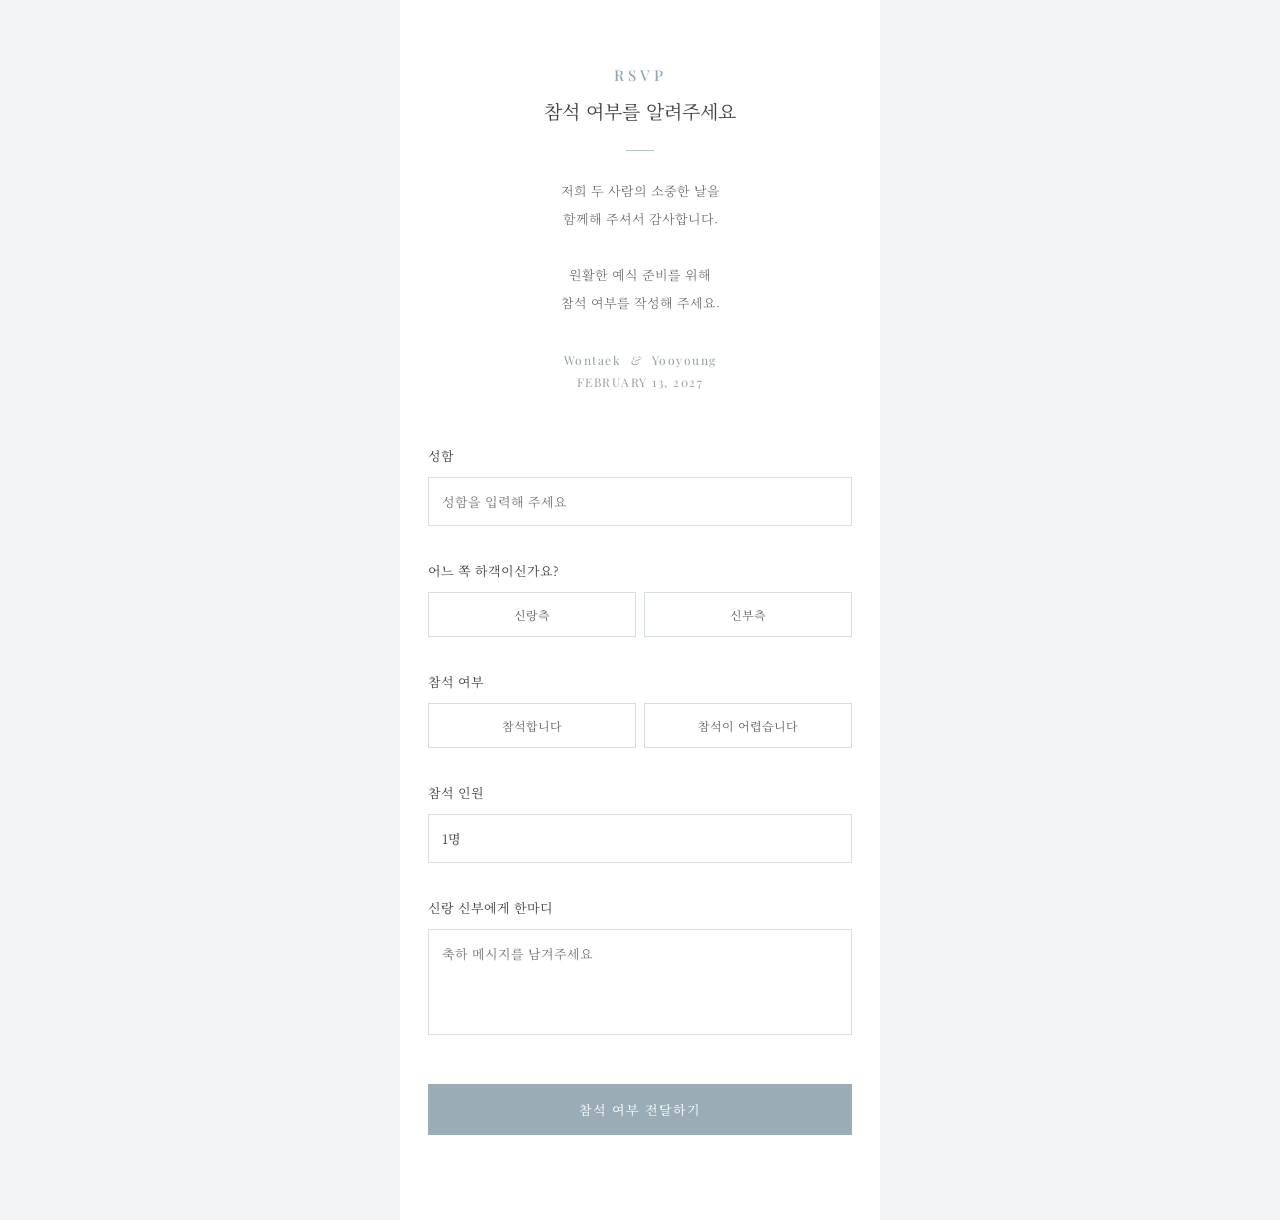
<file: rsvp.html>
<!DOCTYPE html>
<html lang="ko">

<head>

    <meta charset="UTF-8">

    <meta
        name="viewport"
        content="width=device-width, initial-scale=1.0">

    <title>
        RSVP | Wontaek & Yooyoung
    </title>

    <link
        rel="stylesheet"
        href="rsvp.css">

</head>


<body>


<main class="rsvp-page">


    <section class="rsvp-header">


        <p class="eng">
            RSVP
        </p>


        <h1>
            참석 여부를 알려주세요
        </h1>


        <div class="line"></div>


        <p class="description">

            저희 두 사람의 소중한 날을<br>
            함께해 주셔서 감사합니다.

            <br><br>

            원활한 예식 준비를 위해<br>
            참석 여부를 작성해 주세요.

        </p>


        <p class="wedding-date">

            Wontaek

            <span>
                &
            </span>

            Yooyoung

            <br>

            FEBRUARY 13, 2027

        </p>

    </section>



    <form id="rsvpForm">


        <!-- NAME -->

        <div class="form-group">

            <label for="name">
                성함
            </label>

            <input
                type="text"
                id="name"
                name="name"
                placeholder="성함을 입력해 주세요"
                required>

        </div>



        <!-- SIDE -->

        <div class="form-group">

            <label>
                어느 쪽 하객이신가요?
            </label>


            <div class="choice-wrap">


                <label class="choice">

                    <input
                        type="radio"
                        name="side"
                        value="신랑측"
                        required>

                    <span>
                        신랑측
                    </span>

                </label>



                <label class="choice">

                    <input
                        type="radio"
                        name="side"
                        value="신부측">

                    <span>
                        신부측
                    </span>

                </label>


            </div>

        </div>



        <!-- ATTENDANCE -->

        <div class="form-group">

            <label>
                참석 여부
            </label>


            <div class="choice-wrap">


                <label class="choice">

                    <input
                        type="radio"
                        name="attendance"
                        value="참석"
                        required>

                    <span>
                        참석합니다
                    </span>

                </label>



                <label class="choice">

                    <input
                        type="radio"
                        name="attendance"
                        value="불참">

                    <span>
                        참석이 어렵습니다
                    </span>

                </label>


            </div>

        </div>



        <!-- GUEST COUNT -->

        <div
            class="form-group"
            id="guestGroup">

            <label for="guests">
                참석 인원
            </label>


            <select
                id="guests"
                name="guests">

                <option value="1">
                    1명
                </option>

                <option value="2">
                    2명
                </option>

                <option value="3">
                    3명
                </option>

                <option value="4">
                    4명
                </option>

                <option value="5">
                    5명 이상
                </option>

            </select>

        </div>



        <!-- MESSAGE -->

        <div class="form-group">

            <label for="message">
                신랑 신부에게 한마디
            </label>


            <textarea
                id="message"
                name="message"
                rows="4"
                placeholder="축하 메시지를 남겨주세요"></textarea>

        </div>



        <button
            type="submit"
            id="submitButton">

            참석 여부 전달하기

        </button>


    </form>



    <!-- SUCCESS -->

    <div
        id="successMessage"
        class="success-message">


        <div class="heart">
            ♡
        </div>


        <p class="success-eng">
            THANK YOU
        </p>


        <h2>
            감사합니다
        </h2>


        <p>
            소중한 답변이 전달되었습니다.
        </p>


        <a href="index.html">
            청첩장으로 돌아가기
        </a>


    </div>


</main>


<script src="rsvp.js"></script>

</body>

</html>
</file>
<file: rsvp.css>
@import url('https://fonts.googleapis.com/css2?family=Noto+Serif+KR:wght@300;400;500;600&family=Playfair+Display:ital,wght@0,400;0,500;0,600;1,400&display=swap');


* {
    box-sizing: border-box;
    margin: 0;
    padding: 0;
}


body {
    background: #f2f4f5;

    color: #434343;

    font-family:
        "Playfair Display",
        "Noto Serif KR",
        serif;
}


.rsvp-page {
    width: 100%;

    max-width: 480px;
    min-height: 100vh;

    margin: auto;

    padding: 65px 28px 85px;

    background: #ffffff;
}



/* ========================
   HEADER
======================== */

.rsvp-header {
    margin-bottom: 52px;

    text-align: center;
}


.eng {
    margin-bottom: 12px;

    font-family: "Playfair Display", serif;

    font-size: 15px;
    font-weight: 500;

    letter-spacing: 4px;

    color: #94a7b0;
}


.rsvp-header h1 {
    font-family:
        "Noto Serif KR",
        serif;

    font-size: 19px;
    font-weight: 400;
}


.line {
    width: 28px;
    height: 1px;

    margin: 26px auto;

    background: #b5c5cb;
}


.description {
    font-family:
        "Noto Serif KR",
        serif;

    font-size: 13px;
    font-weight: 300;

    line-height: 2.15;

    color: #626262;
}


.wedding-date {
    margin-top: 32px;

    font-family: "Playfair Display", serif;

    font-size: 12px;

    line-height: 1.9;

    letter-spacing: 1.5px;

    color: #929fa4;
}


.wedding-date span {
    margin: 0 5px;

    font-style: italic;
}



/* ========================
   FORM
======================== */

.form-group {
    margin-bottom: 35px;
}


.form-group > label {
    display: block;

    margin-bottom: 12px;

    font-family:
        "Noto Serif KR",
        serif;

    font-size: 13px;
}


input[type="text"],
select,
textarea {
    width: 100%;

    padding: 14px 13px;

    border: 1px solid #d7dde0;
    border-radius: 0;

    outline: none;

    background: #ffffff;

    color: #444444;

    font-family:
        "Noto Serif KR",
        serif;

    font-size: 13px;

    appearance: none;
}


input[type="text"]:focus,
select:focus,
textarea:focus {
    border-color: #9fb2ba;
}


textarea {
    resize: none;
}



/* ========================
   RADIO BUTTON
======================== */

.choice-wrap {
    display: grid;

    grid-template-columns:
        repeat(2, 1fr);

    gap: 8px;
}


.choice input {
    display: none;
}


.choice span {
    display: block;

    padding: 13px 5px;

    border: 1px solid #d5dde0;

    text-align: center;

    font-family:
        "Noto Serif KR",
        serif;

    font-size: 12px;

    color: #636363;

    cursor: pointer;

    transition: 0.2s ease;
}


.choice input:checked + span {
    border-color: #9bafb8;

    background: #9bafb8;

    color: #ffffff;
}



/* ========================
   BUTTON
======================== */

#submitButton {
    width: 100%;

    margin-top: 10px;

    padding: 16px 15px;

    border: none;

    background: #9aadb6;

    color: #ffffff;

    font-family:
        "Noto Serif KR",
        serif;

    font-size: 13px;

    letter-spacing: 1px;

    cursor: pointer;

    transition: 0.2s ease;
}


#submitButton:hover {
    opacity: 0.88;
}


#submitButton:disabled {
    opacity: 0.5;

    cursor: default;
}



/* ========================
   SUCCESS
======================== */

.success-message {
    display: none;

    padding: 85px 10px;

    text-align: center;
}


.success-message.active {
    display: block;
}


.success-message .heart {
    margin-bottom: 14px;

    font-family: "Playfair Display", serif;

    font-size: 28px;

    color: #9eb0b8;
}


.success-eng {
    margin-bottom: 10px;

    font-family: "Playfair Display", serif;

    font-size: 12px;

    letter-spacing: 3px;

    color: #9aaab1;
}


.success-message h2 {
    margin-bottom: 15px;

    font-family:
        "Noto Serif KR",
        serif;

    font-size: 19px;
    font-weight: 400;
}


.success-message > p:not(.success-eng) {
    font-family:
        "Noto Serif KR",
        serif;

    font-size: 13px;

    color: #777777;
}


.success-message a {
    display: inline-block;

    margin-top: 35px;

    padding: 12px 25px;

    border: 1px solid #a6b8c0;

    color: #758b94;

    font-family:
        "Noto Serif KR",
        serif;

    font-size: 12px;

    text-decoration: none;
}
</file>
